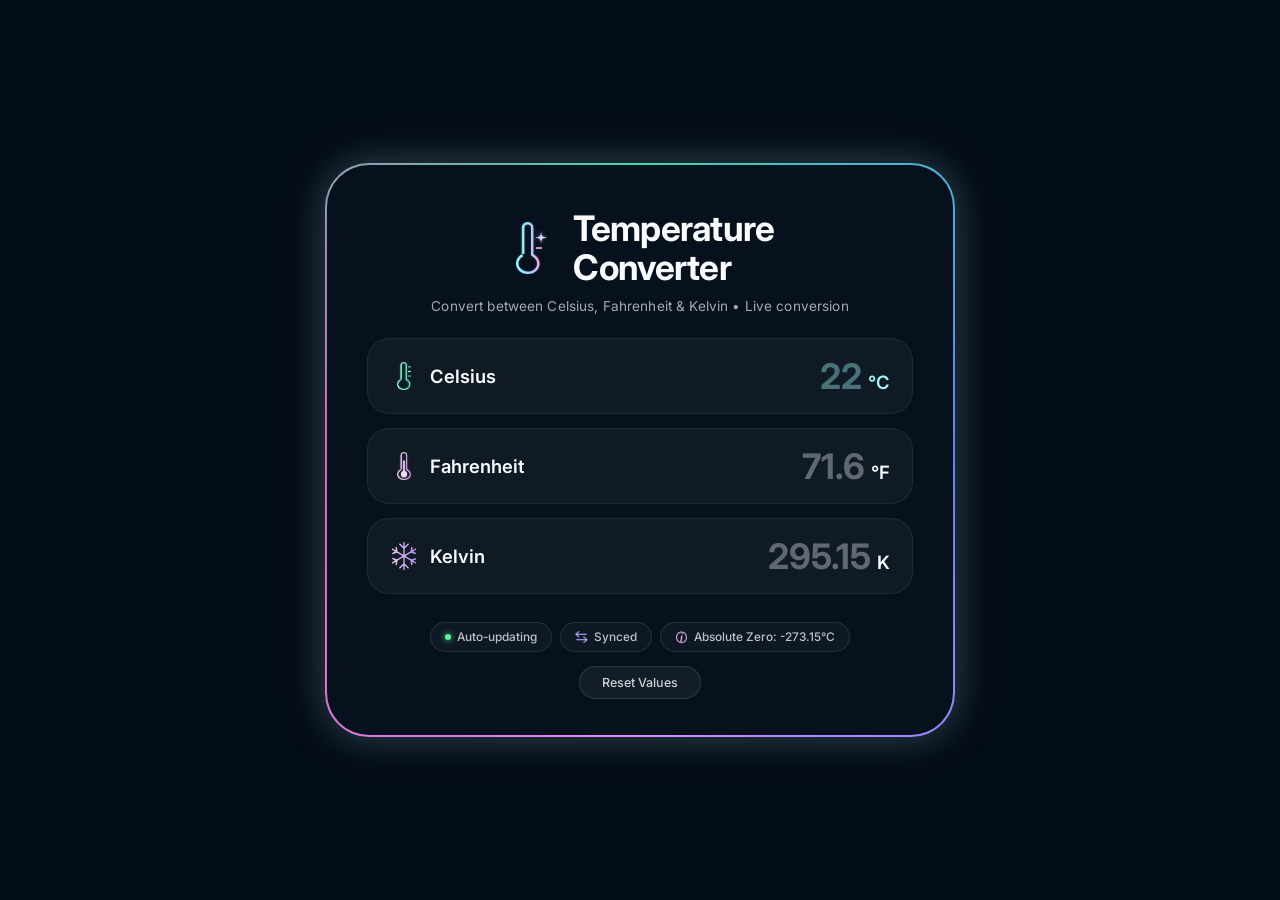
<file: index.html>
<!DOCTYPE html>
<html lang="pt-BR">
<head>
    <meta charset="UTF-8">
    <meta name="viewport" content="width=device-width, initial-scale=1.0">
    <link rel="stylesheet" href="./Assets/style.css">
    <title>Temperature Converter</title>
</head>
<body>

    <!-- Container com Borda Giratória de Aurora -->
    <div class="card-glow-wrapper">
        <div class="container">
            
            <!-- Cabeçalho -->
            <header class="card-header">
                <div class="header-title-group">
                    <img src="./Assets/icons/Groupicon-header.png" alt="Termômetro" class="header-icon">
                    <h1>Temperature<br>Converter</h1>
                </div>
                <p class="subtitle">Convert between Celsius, Fahrenheit & Kelvin &bull; Live conversion</p>
            </header>

            <!-- Campos de Conversão -->
            <main class="fields">
                
                <!-- Campo Celsius -->
                <div class="field field-celsius">
                    <div class="field-info">
                        <img src="./Assets/icons/icon-celsiusicon-celsius.png" alt="Celsius">
                        <label for="celsius">Celsius</label>
                    </div>
                    <div class="input-wrapper">
                        <input type="number" id="celsius" placeholder="22" step="any">
                        <span class="unit">°C</span>
                    </div>
                </div>

                <!-- Campo Fahrenheit -->
                <div class="field field-fahrenheit">
                    <div class="field-info">
                        <img src="./Assets/icons/icon-fahrenheiticon-fahrenheit.png" alt="Fahrenheit">
                        <label for="fahrenheit">Fahrenheit</label>
                    </div>
                    <div class="input-wrapper">
                        <input type="number" id="fahrenheit" placeholder="71.6" step="any">
                        <span class="unit">°F</span>
                    </div>
                </div>

                <!-- Campo Kelvin -->
                <div class="field field-kelvin">
                    <div class="field-info">
                        <img src="./Assets/icons/Groupicon-kelvin.png" alt="Kelvin">
                        <label for="kelvin">Kelvin</label>
                    </div>
                    <div class="input-wrapper">
                        <input type="number" id="kelvin" placeholder="295.15" step="any">
                        <span class="unit">K</span>
                    </div>
                </div>

            </main>

            <!-- Rodapé com Pills de Status -->
            <footer class="card-footer">
                <div class="status-pills">
                    <div class="pill pill-auto">
                        <span class="dot-green"></span>
                        <span>Auto-updating</span>
                    </div>

                    <div class="pill pill-synced">
                        <img src="./Assets/icons/Sincronização.png" alt="" class="pill-icon">
                        <span>Synced</span>
                    </div>

                    <div class="pill pill-info">
                        <img src="./Assets/icons/icon-information.png" alt="" class="pill-icon">
                        <span>Absolute Zero: -273.15°C</span>
                    </div>
                </div>

                <!-- Botão Reset Values -->
                <button type="button" id="btn-reset" class="btn-reset">Reset Values</button>
            </footer>

        </div>
    </div>

    <script src="./script.js"></script>
</body>
</html>
</file>
<file: Assets/style.css>
@import url('https://fonts.googleapis.com/css2?family=Inter:wght@400;500;600;700&display=swap');

/* Registra o ângulo para animação suave da borda */
@property --angle {
    syntax: '<angle>';
    initial-value: 0deg;
    inherits: false;
}

/* Reset Básico */
*, *::before, *::after {
    margin: 0;
    padding: 0;
    box-sizing: border-box;
}

body {
    min-height: 100vh;
    background-color: #030D18;
    display: flex;
    justify-content: center;
    align-items: center;
    font-family: 'Inter', sans-serif;
    color: #FAFCFF;
    padding: 16px;
    position: relative;
    overflow-x: hidden;
}

/* Wrapper da Borda Giratória com as Cores da Aurora */
.card-glow-wrapper {
    position: relative;
    border-radius: 44px;
    padding: 2px;
    background: conic-gradient(
        from var(--angle),
        #3ADCA8,
        #5E83F4,
        #DB8BFF,
        #DB64B3,
        #3ADCA8
    );
    animation: rotateAurora 6s linear infinite;
    width: 100%;
    max-width: 630px;
    box-shadow: 
        0 0 35px rgba(58, 220, 168, 0.22),
        0 0 50px rgba(219, 100, 179, 0.18);
}

@keyframes rotateAurora {
    from {
        --angle: 0deg;
    }
    to {
        --angle: 360deg;
    }
}

/* Card Principal */
.container {
    width: 100%;
    padding: 44px 40px 36px;
    border-radius: 42px;
    background: #06111D;
    display: flex;
    flex-direction: column;
    gap: 24px;
}

/* Header */
.card-header {
    text-align: center;
    display: flex;
    flex-direction: column;
    align-items: center;
    gap: 12px;
}

.header-title-group {
    display: flex;
    align-items: center;
    justify-content: center;
    gap: 16px;
}

.header-icon {
    width: 52px;
    height: 52px;
    object-fit: contain;
    flex-shrink: 0;
}

.card-header h1 {
    font-size: clamp(1.6rem, 5vw, 2.2rem);
    font-weight: 700;
    line-height: 1.1;
    text-align: left;
    letter-spacing: -0.02em;
}

.subtitle {
    font-size: clamp(0.72rem, 2.5vw, 0.85rem);
    color: rgba(250, 252, 255, 0.65);
    letter-spacing: 0.01em;
}

/* Campos de Temperatura */
.fields {
    display: flex;
    flex-direction: column;
    gap: 14px;
}

.field {
    display: flex;
    align-items: center;
    justify-content: space-between;
    padding: 16px 22px;
    border-radius: 22px;
    background: rgba(255, 255, 255, 0.04);
    border: 1px solid rgba(255, 255, 255, 0.07);
    transition: all 0.25s ease;
    gap: 12px;
}

.field:hover {
    background: rgba(255, 255, 255, 0.06);
}

.field-info {
    display: flex;
    align-items: center;
    gap: 12px;
    flex-shrink: 0;
}

.field-info img {
    width: 28px;
    height: 28px;
    object-fit: contain;
}

.field-info label {
    font-size: clamp(0.95rem, 3vw, 1.15rem);
    font-weight: 600;
    color: #FAFCFF;
    cursor: pointer;
}

/* Área de Digitação + Unidade com Tamanho Fluido */
.input-wrapper {
    display: flex;
    align-items: baseline;
    gap: 6px;
    flex: 1;
    justify-content: flex-end;
    min-width: 0;
}

.input-wrapper input {
    width: 100%;
    min-width: 0;
    background: none;
    border: none;
    outline: none;
    font-family: 'Inter', sans-serif;
    /* Fonte fluida: diminui em telas pequenas sem espremer */
    font-size: clamp(1.35rem, 4.5vw, 2.2rem);
    font-weight: 700;
    color: #FAFCFF;
    text-align: right;
}

/* Cor ciano/verde para Celsius */
.field-celsius .input-wrapper input,
.field-celsius .unit {
    color: #9FF5F9;
}

/* Placeholder */
.input-wrapper input::placeholder {
    color: rgba(250, 252, 255, 0.35);
}

.field-celsius .input-wrapper input::placeholder {
    color: rgba(159, 245, 249, 0.4);
}

/* Remove setas do input type number */
.input-wrapper input::-webkit-outer-spin-button,
.input-wrapper input::-webkit-inner-spin-button {
    -webkit-appearance: none;
    margin: 0;
}

.unit {
    font-size: clamp(0.95rem, 3vw, 1.15rem);
    font-weight: 600;
    color: #FAFCFF;
    flex-shrink: 0;
}

/* Foco nos campos */
.field-celsius:focus-within {
    border-color: rgba(92, 244, 158, 0.5);
    box-shadow: 0 0 16px rgba(92, 244, 158, 0.2);
}

.field-fahrenheit:focus-within {
    border-color: rgba(185, 164, 255, 0.5);
    box-shadow: 0 0 16px rgba(185, 164, 255, 0.2);
}

.field-kelvin:focus-within {
    border-color: rgba(243, 184, 233, 0.5);
    box-shadow: 0 0 16px rgba(243, 184, 233, 0.2);
}

/* Rodapé */
.card-footer {
    display: flex;
    flex-direction: column;
    align-items: center;
    gap: 14px;
    margin-top: 4px;
}

.status-pills {
    display: flex;
    align-items: center;
    justify-content: center;
    flex-wrap: wrap;
    gap: 8px;
    width: 100%;
}

.pill {
    display: inline-flex;
    align-items: center;
    gap: 6px;
    padding: 7px 14px;
    border-radius: 999px;
    border: 1px solid rgba(255, 255, 255, 0.1);
    background: rgba(255, 255, 255, 0.03);
    font-size: 0.74rem;
    font-weight: 500;
    color: rgba(250, 252, 255, 0.75);
}

.pill-icon {
    width: 13px;
    height: 13px;
    object-fit: contain;
}

.dot-green {
    width: 6px;
    height: 6px;
    background-color: #5CF49E;
    border-radius: 50%;
    box-shadow: 0 0 6px #5CF49E;
}

/* Botão Reset Values */
.btn-reset {
    background: rgba(255, 255, 255, 0.05);
    border: 1px solid rgba(255, 255, 255, 0.12);
    border-radius: 999px;
    padding: 8px 22px;
    font-family: 'Inter', sans-serif;
    font-size: 0.78rem;
    font-weight: 500;
    color: rgba(250, 252, 255, 0.8);
    cursor: pointer;
    transition: all 0.2s ease;
}

.btn-reset:hover {
    background: rgba(255, 255, 255, 0.1);
    color: #FAFCFF;
    border-color: rgba(255, 255, 255, 0.25);
    transform: translateY(-1px);
}

/* Ajustes finos para Mobile (abaixo de 480px) */
@media (max-width: 480px) {
    body {
        padding: 12px;
    }

    .card-glow-wrapper {
        border-radius: 36px;
    }

    .container {
        padding: 28px 18px 24px;
        border-radius: 34px;
        gap: 20px;
    }

    .field {
        padding: 14px 16px;
        border-radius: 18px;
    }

    .status-pills {
        gap: 6px;
    }

    .pill {
        padding: 6px 12px;
        font-size: 0.7rem;
    }
}
</file>
